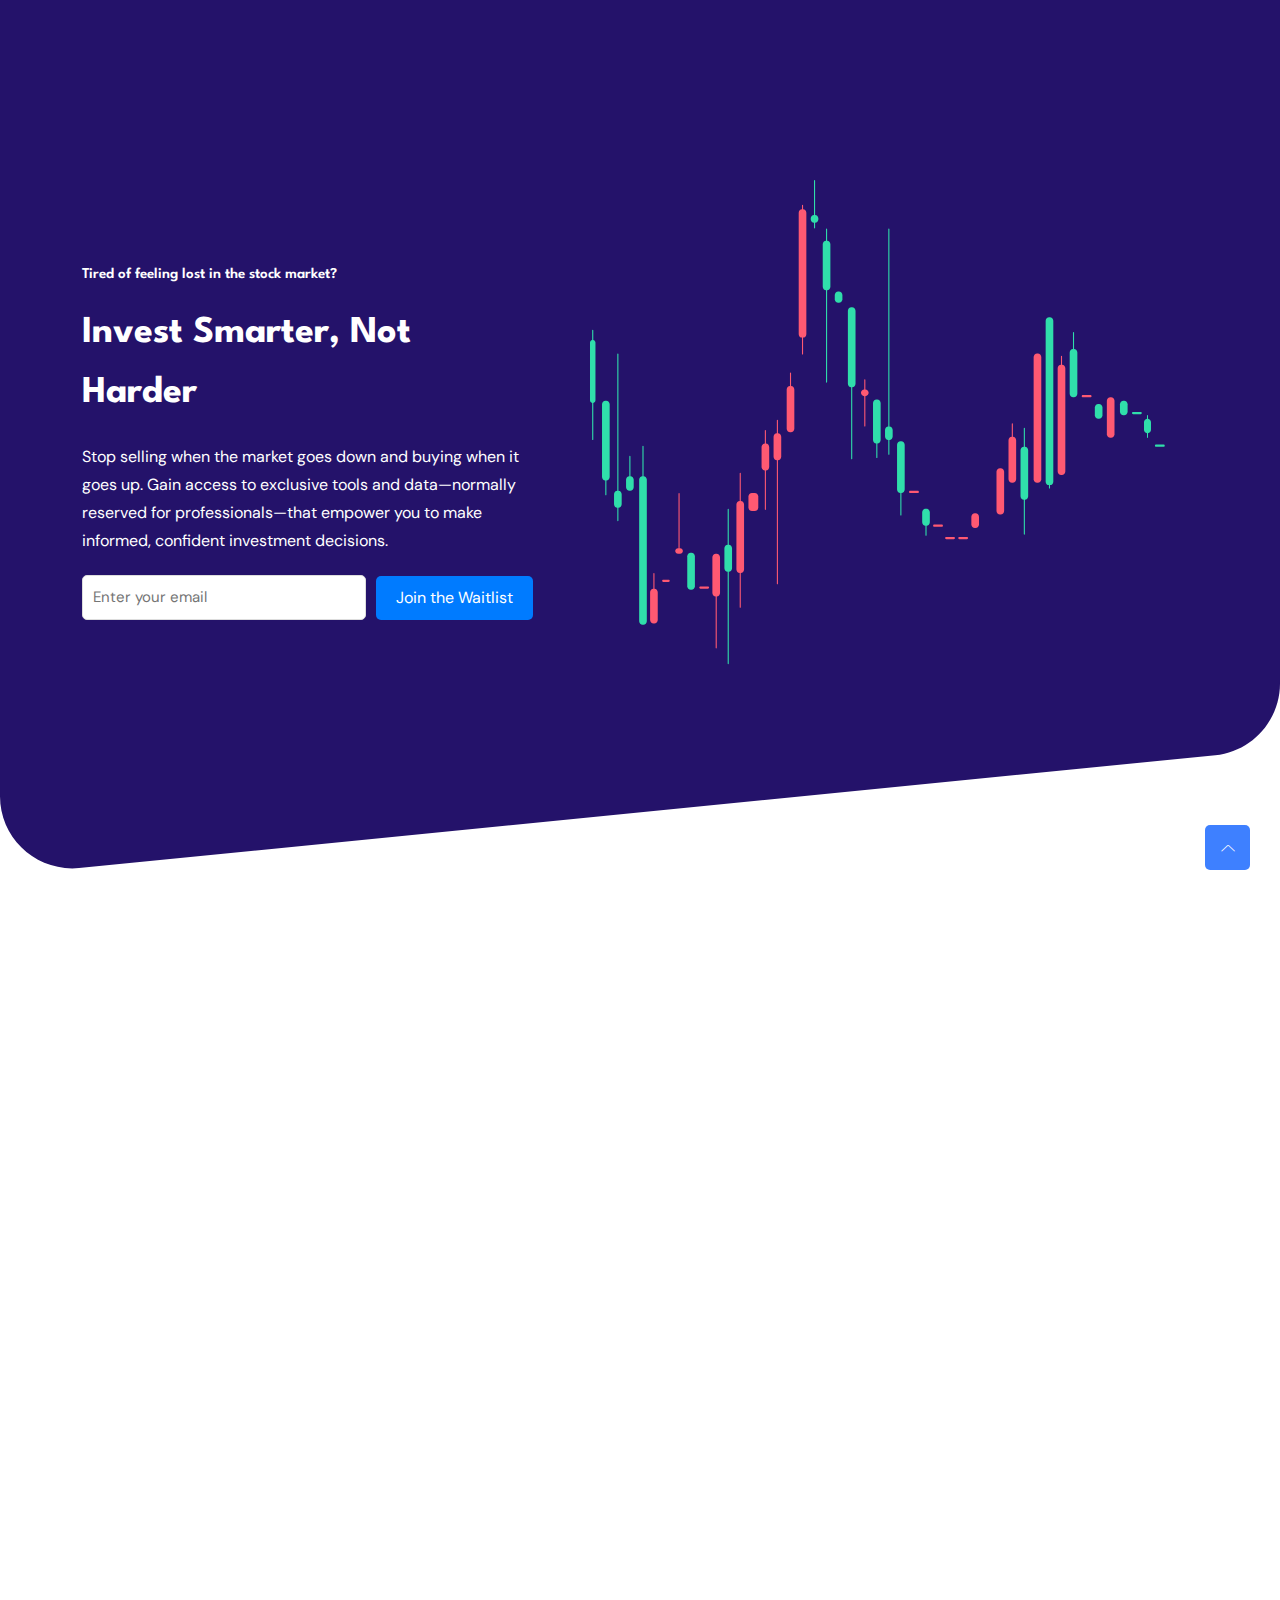
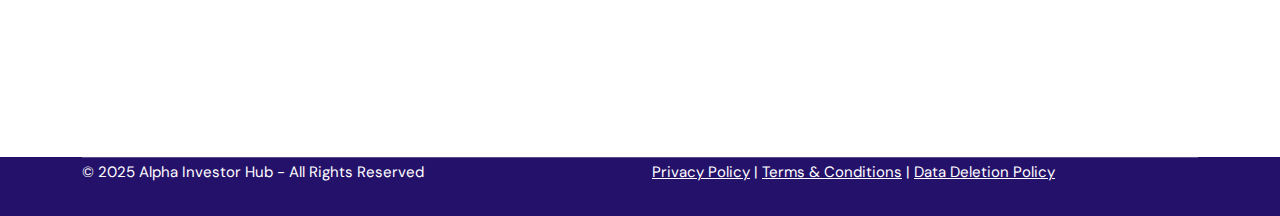
<file: index.html>
<!DOCTYPE html>
<html class="no-js" lang="zxx">
  <head>
    <meta charset="utf-8" />
    <meta http-equiv="x-ua-compatible" content="ie=edge" />
    <title>Alpha Investor Hub - Invest Smarter, Not Harder.</title>
    <meta name="description" content="" />
    <meta name="viewport" content="width=device-width, initial-scale=1" />
    <link
      rel="shortcut icon"
      type="image/x-icon"
      href="assets/images/favicon.ico"
    />

    <!-- ========================= CSS here ========================= -->
    <link rel="stylesheet" href="assets/css/bootstrap.min.css" />
    <link rel="stylesheet" href="assets/css/LineIcons.3.0.css" />
    <link rel="stylesheet" href="assets/css/animate.css" />
    <link rel="stylesheet" href="assets/css/tiny-slider.css" />
    <link rel="stylesheet" href="assets/css/glightbox.min.css" />
    <link rel="stylesheet" href="assets/css/main.css" />
  </head>

  <body>
    <!--[if lte IE 9]>
      <p class="browserupgrade">
        You are using an <strong>outdated</strong> browser. Please
        <a href="https://browsehappy.com/">upgrade your browser</a> to improve
        your experience and security.
      </p>
    <![endif]-->

    <!-- Preloader -->
    <div class="preloader">
      <div class="preloader-inner">
        <div class="preloader-icon">
          <span></span>
          <span></span>
        </div>
      </div>
    </div>
    <!-- /End Preloader -->

    <!-- Start Hero Area -->
    <section class="hero-area">
      <img class="hero-shape" src="assets/images/hero/hero-shape.svg" alt="#" />
      <div class="container">
        <div class="row align-items-center">
          <div class="col-lg-5 col-md-12 col-12">
            <div class="hero-content">
              <h4 class="wow fadeInUp" data-wow-delay=".2s">
                Tired of feeling lost in the stock market?
              </h4>
              <h1 class="wow fadeInUp" data-wow-delay=".4s">
                Invest Smarter, Not Harder
              </h1>
              <p class="wow fadeInUp" data-wow-delay=".6s">
                Stop selling when the market goes down and buying when it goes
                up. Gain access to exclusive tools and data—normally reserved
                for professionals—that empower you to make informed, confident
                investment decisions.
              </p>
              <form
                action="https://formspree.io/f/xqaeklkn"
                method="POST"
                class="wow fadeInUp"
                data-wow-delay=".8s"
                style="
                  padding-top: 20px;
                  display: flex; /* Use flexbox for alignment */
                  align-items: center; /* Vertically align items */
                "
              >
                <input
                  type="email"
                  name="email"
                  placeholder="Enter your email"
                  required
                  style="
                    padding: 10px;
                    width: 70%;
                    border: 1px solid #ddd;
                    border-radius: 5px;
                    margin-right: 10px;
                  "
                />
                <button
                  type="submit"
                  class="btn"
                  style="
                    padding: 10px 20px;
                    background-color: #007bff;
                    color: white;
                    border: none;
                    border-radius: 5px;
                    cursor: pointer;
                    flex-shrink: 0; /* Prevents button from shrinking */
                  "
                >
                  Join the Waitlist
                </button>
              </form>
            </div>
          </div>

          <div class="col-lg-7 col-12">
            <div class="hero-image">
              <img
                style="margin-bottom: 40px"
                class="main-image"
                src="assets/images/hero/619e6429c31d0f516ff5cfd8_Hero-Graph.svg"
                alt="#"
              />
            </div>
          </div>
        </div>
      </div>
    </section>
    <!-- End Hero Area -->

    <!-- Start Feature Area -->
    <div class="feature section">
      <div class="container">
        <div class="row">
          <div class="col-12">
            <div class="section-title">
              <h3 class="wow zoomIn" data-wow-delay=".2s">Invest Like a Pro</h3>
              <h2 class="wow fadeInUp" data-wow-delay=".4s">
                From Retail Investors, For Retail Investors
              </h2>
              <p class="wow fadeInUp" data-wow-delay=".6s">
                Most retail investors fail because they lack access to the right
                tools, data, and insights. Our platform solves this by offering
                AI-driven analysis, real-time stock data, buy alerts, and a
                supportive community—everything you need to make confident,
                informed decisions and achieve financial independence.
              </p>
            </div>
          </div>
        </div>
        <div class="row">
          <!-- Feature 1: AI Investment Analyst -->
          <div
            class="col-lg-4 col-md-6 col-12 wow fadeInUp"
            data-wow-delay=".2s"
          >
            <div class="feature-box">
              <h4 class="text-title">Your Personal 24/7 Investment Analyst</h4>
              <p>
                Turn complex financial data into actionable insights with the
                power of AI. Ask questions, get clear answers, and turn numbers
                into decisions.
              </p>
            </div>
          </div>

          <!-- Feature 2: Intrinsic Value Analysis -->
          <div
            class="col-lg-4 col-md-6 col-12 wow fadeInUp"
            data-wow-delay=".4s"
          >
            <div class="feature-box">
              <h4 class="text-title">Know What a Stock is Really Worth</h4>
              <p>
                Most investors chase trends. Be different. Use intrinsic value
                analysis to find underpriced opportunities and avoid overhyped
                traps.
              </p>
            </div>
          </div>

          <!-- Feature 3: Institutional Moves -->
          <div
            class="col-lg-4 col-md-6 col-12 wow fadeInUp"
            data-wow-delay=".6s"
          >
            <div class="feature-box">
              <h4 class="text-title">See What Institutions Are Buying</h4>
              <p>
                Stay ahead of the game by knowing what big players are doing.
                Track institutional buying, selling, and strategies to make
                informed decisions.
              </p>
            </div>
          </div>
        </div>
      </div>
    </div>
    <!-- End Features Area -->

    <!-- Start Footer Area -->
    <!-- Start Footer Area -->
<footer class="footer">
    <!-- Start Copyright Area -->
    <div class="copyright-area">
        <div class="container">
            <div class="inner-content">
                <div class="row">
                    <div class="col-lg-6 col-md-6 col-12">
                        <p class="copyright-text">
                            © 2025 Alpha Investor Hub - All Rights Reserved
                        </p>
                    </div>
                    <div class="col-lg-6 col-md-6 col-12">
                        <p class="footer-links">
                            <a href="privacy-policy.html">Privacy Policy</a> | 
                            <a href="terms-and-conditions.html">Terms & Conditions</a> | 
                            <a href="data-deletion-policy.html">Data Deletion Policy</a>
                        </p>
                    </div>
                </div>
            </div>
        </div>
    </div>
    <!-- End Copyright Area -->
</footer>
<!--/ End Footer Area -->


    <!-- ========================= scroll-top ========================= -->
    <a href="#" class="scroll-top">
      <i class="lni lni-chevron-up"></i>
    </a>

    <!-- ========================= JS here ========================= -->
    <script src="assets/js/bootstrap.min.js"></script>
    <script src="assets/js/wow.min.js"></script>
    <script src="assets/js/tiny-slider.js"></script>
    <script src="assets/js/glightbox.min.js"></script>
    <script src="assets/js/count-up.min.js"></script>
    <script src="assets/js/main.js"></script>
    <script>
      //========= Road Map
      tns({
        container: ".road-map-slider",
        items: 1,
        slideBy: "page",
        autoplay: false,
        mouseDrag: true,
        gutter: 0,
        nav: true,
        controls: false,
        responsive: {
          0: {
            items: 2,
          },
          540: {
            items: 3,
          },
          768: {
            items: 4,
          },
          992: {
            items: 4,
          },
          1170: {
            items: 6,
          },
        },
      });

      //========= testimonial
      tns({
        container: ".testimonial-slider",
        items: 3,
        slideBy: "page",
        autoplay: false,
        mouseDrag: true,
        gutter: 0,
        nav: true,
        controls: false,
        responsive: {
          0: {
            items: 1,
          },
          540: {
            items: 1,
          },
          768: {
            items: 2,
          },
          992: {
            items: 2,
          },
          1170: {
            items: 3,
          },
        },
      });

      //====== counter up
      var cu = new counterUp({
        start: 0,
        duration: 2000,
        intvalues: true,
        interval: 100,
        append: " ",
      });
      cu.start();

      //========= glightbox
      GLightbox({
        href: "",
        type: "video",
        source: "youtube", //vimeo, youtube or local
        width: 900,
        autoplayVideos: true,
      });
    </script>
  </body>
</html>
</file>
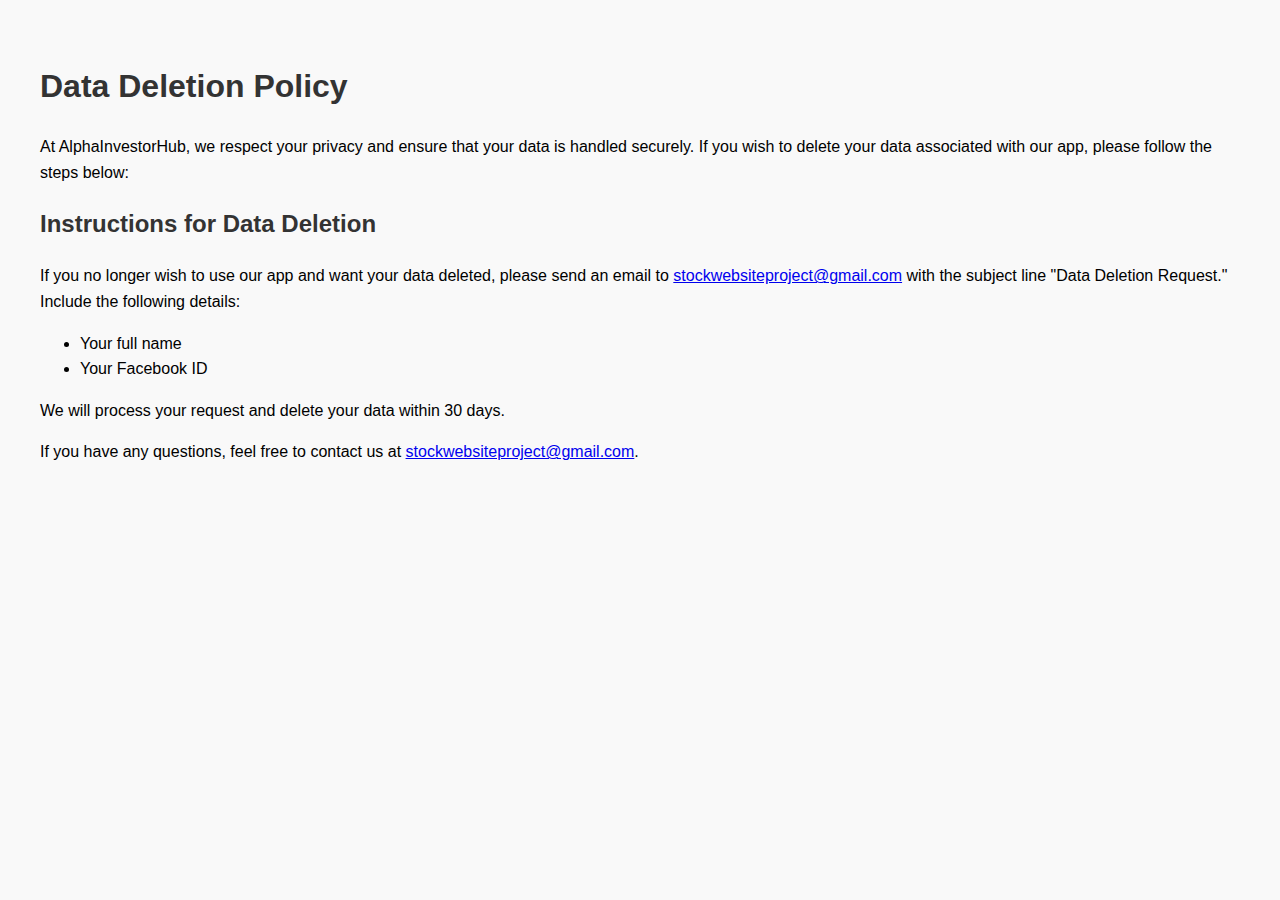
<file: data-deletion-policy.html>
<!DOCTYPE html>
<html lang="en">
  <head>
    <meta charset="UTF-8" />
    <meta name="viewport" content="width=device-width, initial-scale=1.0" />
    <title>Data Deletion Policy</title>
    <style>
      body {
        font-family: Arial, sans-serif;
        line-height: 1.6;
        margin: 20px;
        padding: 20px;
        background-color: #f9f9f9;
      }
      h1,
      h2 {
        color: #333;
      }
    </style>
  </head>
  <body>
    <h1>Data Deletion Policy</h1>
    <p>
      At AlphaInvestorHub, we respect your privacy and ensure that your data is
      handled securely. If you wish to delete your data associated with our app,
      please follow the steps below:
    </p>
    <h2>Instructions for Data Deletion</h2>
    <p>
      If you no longer wish to use our app and want your data deleted, please
      send an email to
      <a href="mailto:stockwebsiteproject@gmail.com"
        >stockwebsiteproject@gmail.com</a
      >
      with the subject line "Data Deletion Request." Include the following
      details:
    </p>
    <ul>
      <li>Your full name</li>
      <li>Your Facebook ID</li>
    </ul>
    <p>We will process your request and delete your data within 30 days.</p>
    <p>
      If you have any questions, feel free to contact us at
      <a href="mailto:stockwebsiteproject@gmail.com"
        >stockwebsiteproject@gmail.com</a
      >.
    </p>
  </body>
</html>
</file>
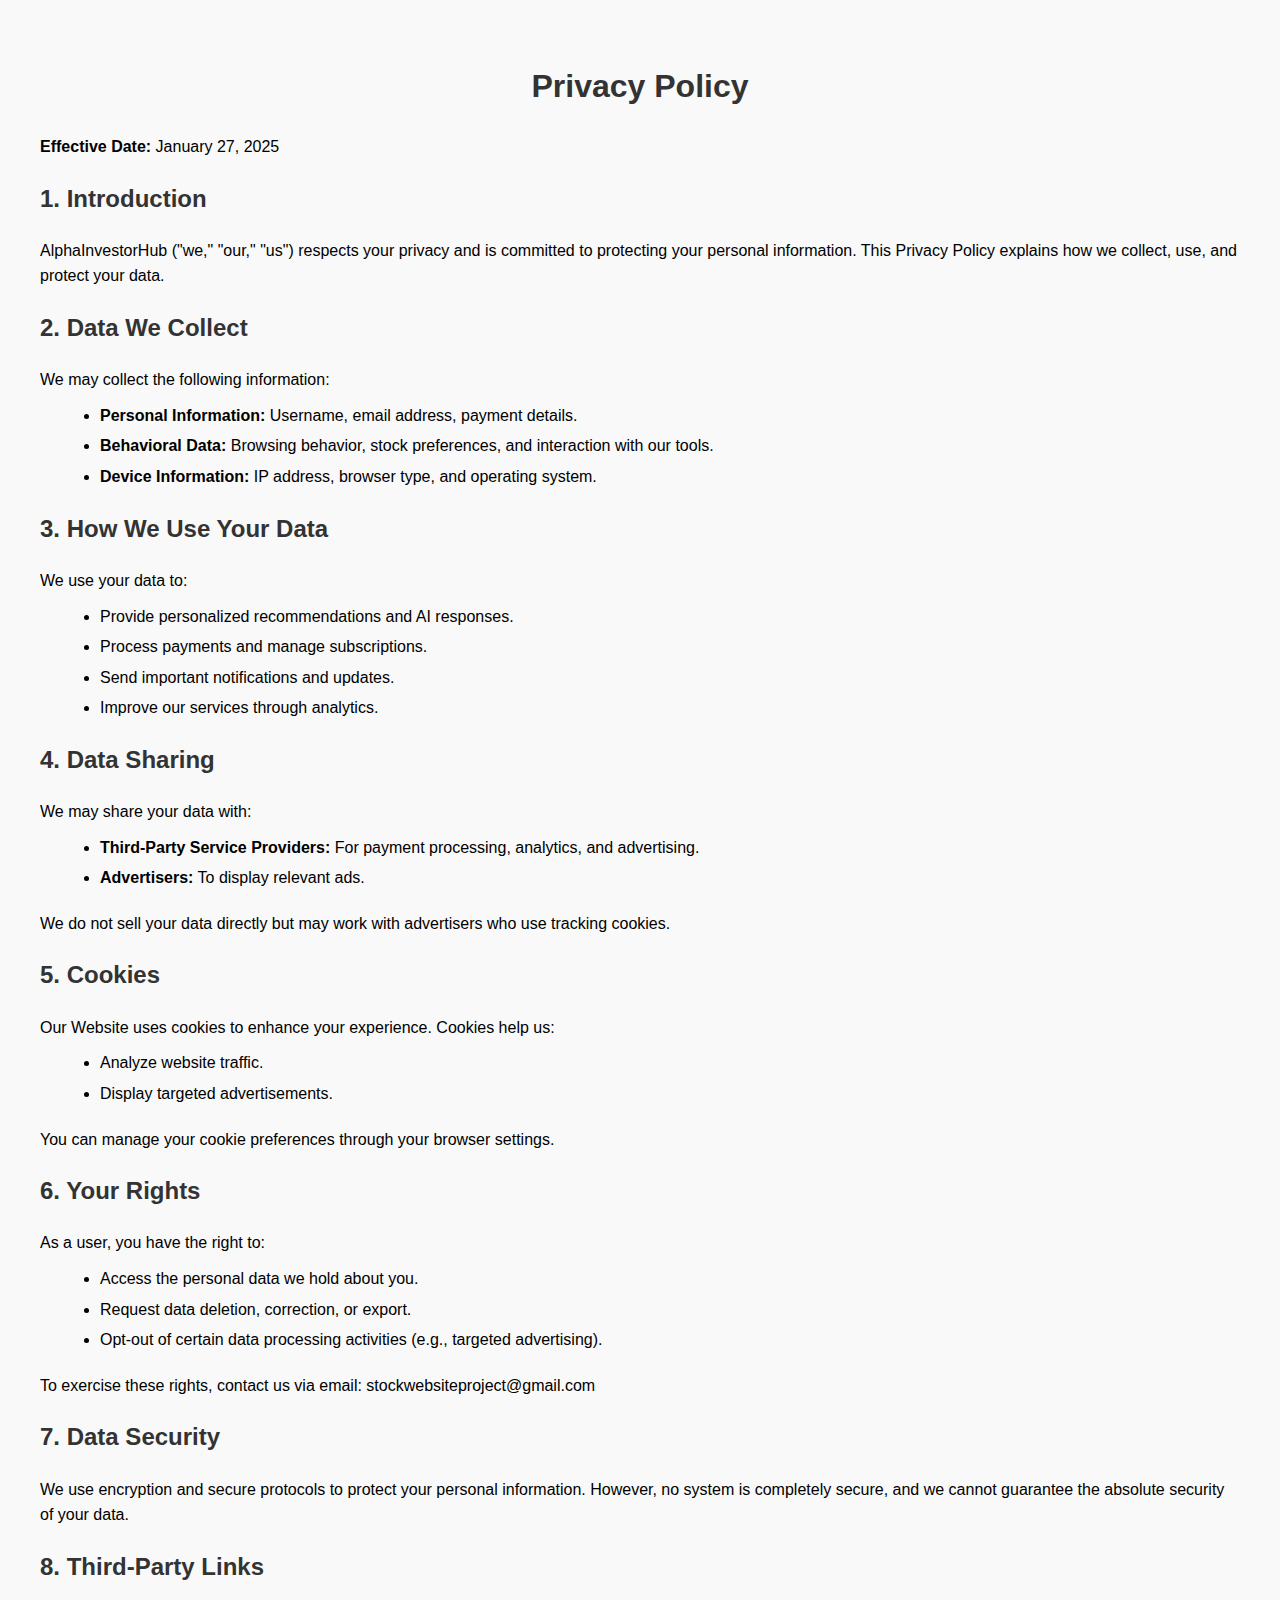
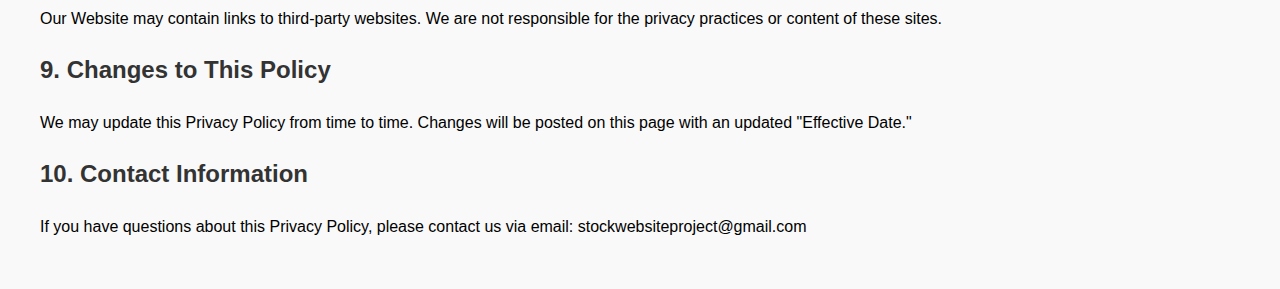
<file: privacy-policy.html>
<!DOCTYPE html>
<html lang="en">
  <head>
    <meta charset="UTF-8" />
    <meta name="viewport" content="width=device-width, initial-scale=1.0" />
    <title>Privacy Policy</title>
    <style>
      body {
        font-family: Arial, sans-serif;
        line-height: 1.6;
        margin: 20px;
        padding: 20px;
        background-color: #f9f9f9;
      }
      h1,
      h2 {
        color: #333;
      }
      h1 {
        text-align: center;
      }
      p {
        margin: 10px 0;
      }
      ul {
        margin: 10px 0 20px 20px;
      }
      li {
        margin: 5px 0;
      }
    </style>
  </head>
  <body>
    <h1>Privacy Policy</h1>
    <p><strong>Effective Date:</strong> January 27, 2025</p>

    <h2>1. Introduction</h2>
    <p>
      AlphaInvestorHub ("we," "our," "us") respects your privacy and is
      committed to protecting your personal information. This Privacy Policy
      explains how we collect, use, and protect your data.
    </p>

    <h2>2. Data We Collect</h2>
    <p>We may collect the following information:</p>
    <ul>
      <li>
        <strong>Personal Information:</strong> Username, email address, payment
        details.
      </li>
      <li>
        <strong>Behavioral Data:</strong> Browsing behavior, stock preferences,
        and interaction with our tools.
      </li>
      <li>
        <strong>Device Information:</strong> IP address, browser type, and
        operating system.
      </li>
    </ul>

    <h2>3. How We Use Your Data</h2>
    <p>We use your data to:</p>
    <ul>
      <li>Provide personalized recommendations and AI responses.</li>
      <li>Process payments and manage subscriptions.</li>
      <li>Send important notifications and updates.</li>
      <li>Improve our services through analytics.</li>
    </ul>

    <h2>4. Data Sharing</h2>
    <p>We may share your data with:</p>
    <ul>
      <li>
        <strong>Third-Party Service Providers:</strong> For payment processing,
        analytics, and advertising.
      </li>
      <li><strong>Advertisers:</strong> To display relevant ads.</li>
    </ul>
    <p>
      We do not sell your data directly but may work with advertisers who use
      tracking cookies.
    </p>

    <h2>5. Cookies</h2>
    <p>Our Website uses cookies to enhance your experience. Cookies help us:</p>
    <ul>
      <li>Analyze website traffic.</li>
      <li>Display targeted advertisements.</li>
    </ul>
    <p>You can manage your cookie preferences through your browser settings.</p>

    <h2>6. Your Rights</h2>
    <p>As a user, you have the right to:</p>
    <ul>
      <li>Access the personal data we hold about you.</li>
      <li>Request data deletion, correction, or export.</li>
      <li>
        Opt-out of certain data processing activities (e.g., targeted
        advertising).
      </li>
    </ul>
    <p>
      To exercise these rights, contact us via email:
      stockwebsiteproject@gmail.com
    </p>

    <h2>7. Data Security</h2>
    <p>
      We use encryption and secure protocols to protect your personal
      information. However, no system is completely secure, and we cannot
      guarantee the absolute security of your data.
    </p>

    <h2>8. Third-Party Links</h2>
    <p>
      Our Website may contain links to third-party websites. We are not
      responsible for the privacy practices or content of these sites.
    </p>

    <h2>9. Changes to This Policy</h2>
    <p>
      We may update this Privacy Policy from time to time. Changes will be
      posted on this page with an updated "Effective Date."
    </p>

    <h2>10. Contact Information</h2>
    <p>
      If you have questions about this Privacy Policy, please contact us via
      email: stockwebsiteproject@gmail.com
    </p>
  </body>
</html>
</file>
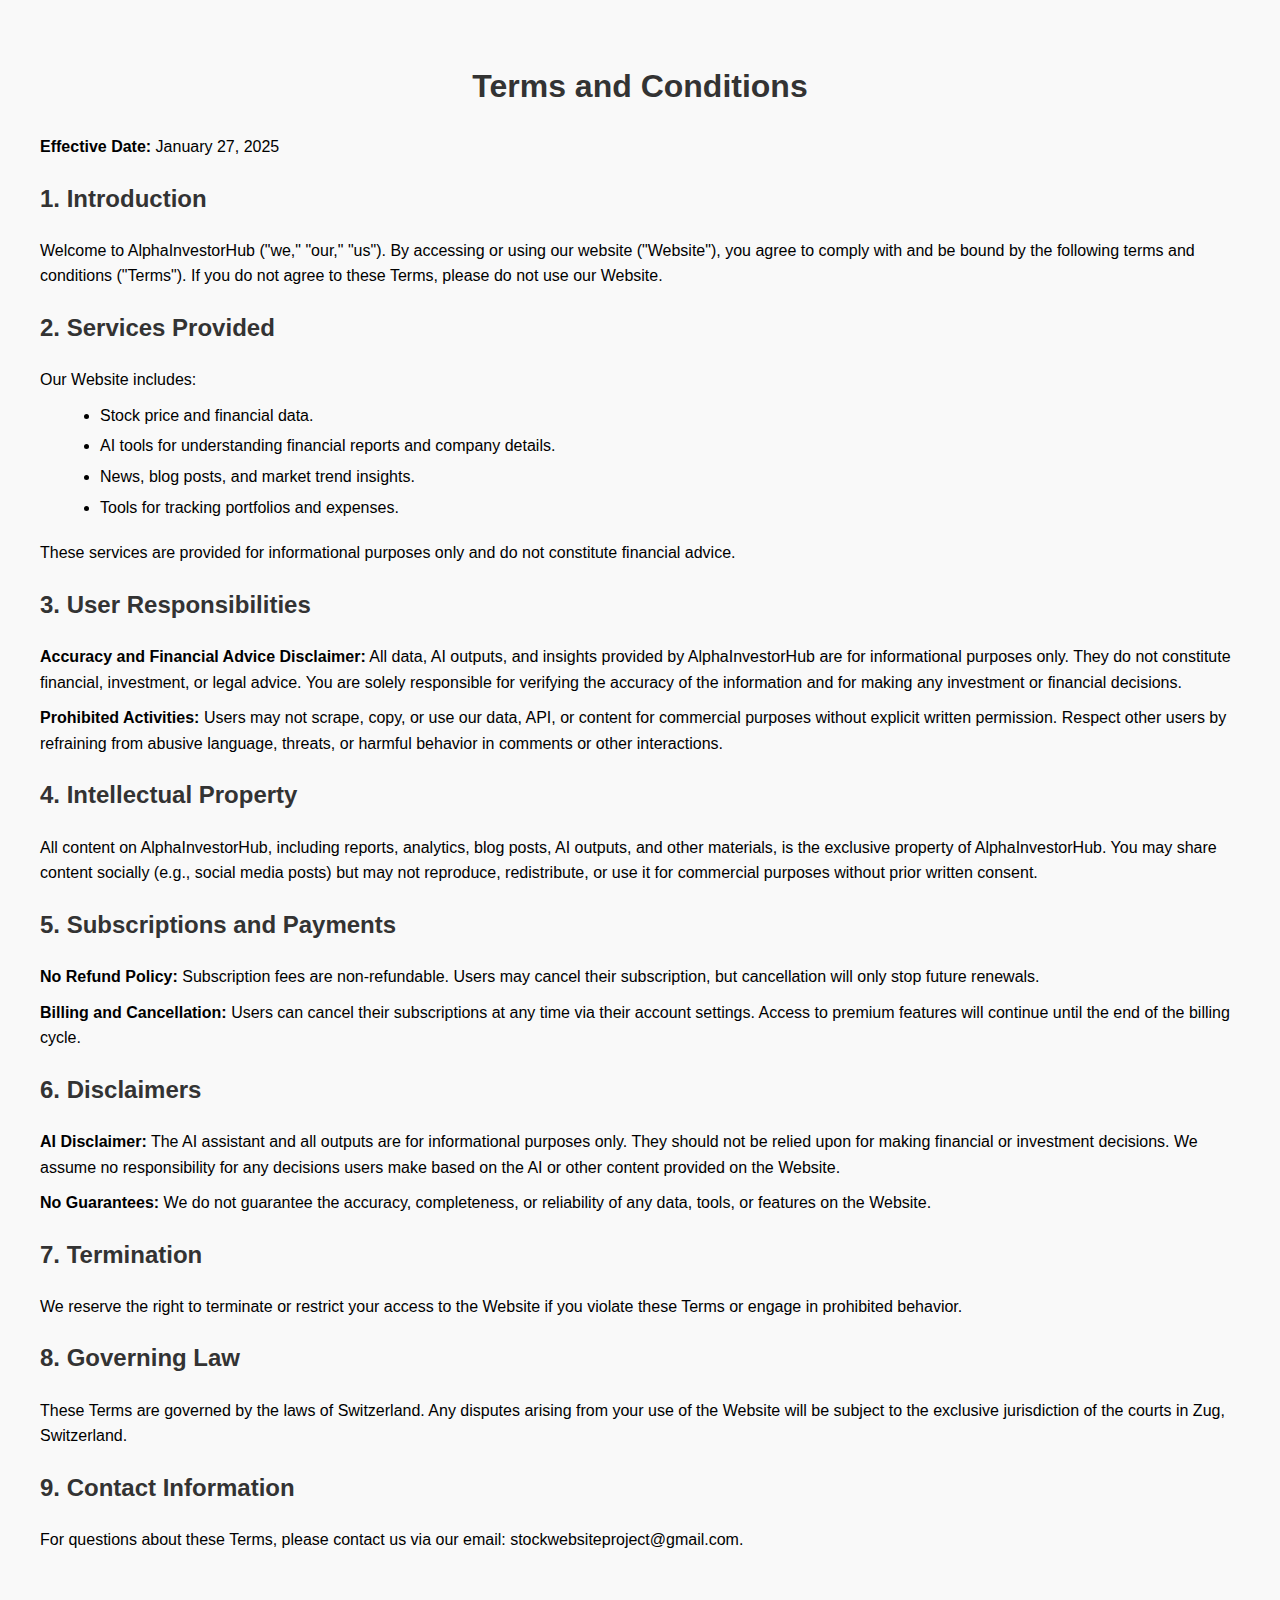
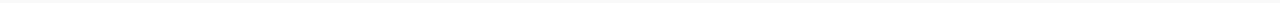
<file: terms-and-conditions.html>
<!DOCTYPE html>
<html lang="en">
  <head>
    <meta charset="UTF-8" />
    <meta name="viewport" content="width=device-width, initial-scale=1.0" />
    <title>Terms and Conditions</title>
    <style>
      body {
        font-family: Arial, sans-serif;
        line-height: 1.6;
        margin: 20px;
        padding: 20px;
        background-color: #f9f9f9;
      }
      h1,
      h2 {
        color: #333;
      }
      h1 {
        text-align: center;
      }
      p {
        margin: 10px 0;
      }
      ul {
        margin: 10px 0 20px 20px;
      }
      li {
        margin: 5px 0;
      }
      a {
        color: #0066cc;
        text-decoration: none;
      }
      a:hover {
        text-decoration: underline;
      }
    </style>
  </head>
  <body>
    <h1>Terms and Conditions</h1>
    <p><strong>Effective Date:</strong> January 27, 2025</p>

    <h2>1. Introduction</h2>
    <p>
      Welcome to AlphaInvestorHub ("we," "our," "us"). By accessing or using our
      website ("Website"), you agree to comply with and be bound by the
      following terms and conditions ("Terms"). If you do not agree to these
      Terms, please do not use our Website.
    </p>

    <h2>2. Services Provided</h2>
    <p>Our Website includes:</p>
    <ul>
      <li>Stock price and financial data.</li>
      <li>AI tools for understanding financial reports and company details.</li>
      <li>News, blog posts, and market trend insights.</li>
      <li>Tools for tracking portfolios and expenses.</li>
    </ul>
    <p>
      These services are provided for informational purposes only and do not
      constitute financial advice.
    </p>

    <h2>3. User Responsibilities</h2>
    <p>
      <strong>Accuracy and Financial Advice Disclaimer:</strong> All data, AI
      outputs, and insights provided by AlphaInvestorHub are for informational
      purposes only. They do not constitute financial, investment, or legal
      advice. You are solely responsible for verifying the accuracy of the
      information and for making any investment or financial decisions.
    </p>
    <p>
      <strong>Prohibited Activities:</strong> Users may not scrape, copy, or use
      our data, API, or content for commercial purposes without explicit written
      permission. Respect other users by refraining from abusive language,
      threats, or harmful behavior in comments or other interactions.
    </p>

    <h2>4. Intellectual Property</h2>
    <p>
      All content on AlphaInvestorHub, including reports, analytics, blog posts,
      AI outputs, and other materials, is the exclusive property of
      AlphaInvestorHub. You may share content socially (e.g., social media
      posts) but may not reproduce, redistribute, or use it for commercial
      purposes without prior written consent.
    </p>

    <h2>5. Subscriptions and Payments</h2>
    <p>
      <strong>No Refund Policy:</strong> Subscription fees are non-refundable.
      Users may cancel their subscription, but cancellation will only stop
      future renewals.
    </p>
    <p>
      <strong>Billing and Cancellation:</strong> Users can cancel their
      subscriptions at any time via their account settings. Access to premium
      features will continue until the end of the billing cycle.
    </p>

    <h2>6. Disclaimers</h2>
    <p>
      <strong>AI Disclaimer:</strong> The AI assistant and all outputs are for
      informational purposes only. They should not be relied upon for making
      financial or investment decisions. We assume no responsibility for any
      decisions users make based on the AI or other content provided on the
      Website.
    </p>
    <p>
      <strong>No Guarantees:</strong> We do not guarantee the accuracy,
      completeness, or reliability of any data, tools, or features on the
      Website.
    </p>

    <h2>7. Termination</h2>
    <p>
      We reserve the right to terminate or restrict your access to the Website
      if you violate these Terms or engage in prohibited behavior.
    </p>

    <h2>8. Governing Law</h2>
    <p>
      These Terms are governed by the laws of Switzerland. Any disputes arising
      from your use of the Website will be subject to the exclusive jurisdiction
      of the courts in Zug, Switzerland.
    </p>

    <h2>9. Contact Information</h2>
    <p>
      For questions about these Terms, please contact us via our email:
      stockwebsiteproject@gmail.com.
    </p>
  </body>
</html>
</file>
<file: assets/css/tiny-slider.css>
.tns-outer{padding:0!important}.tns-outer [hidden]{display:none!important}.tns-outer [aria-controls],.tns-outer [data-action]{cursor:pointer}.tns-slider{-webkit-transition:all 0s;-moz-transition:all 0s;transition:all 0s}.tns-slider>.tns-item{-webkit-box-sizing:border-box;-moz-box-sizing:border-box;box-sizing:border-box}.tns-horizontal.tns-subpixel{white-space:nowrap}.tns-horizontal.tns-subpixel>.tns-item{display:inline-block;vertical-align:top;white-space:normal}.tns-horizontal.tns-no-subpixel:after{content:'';display:table;clear:both}.tns-horizontal.tns-no-subpixel>.tns-item{float:left}.tns-horizontal.tns-carousel.tns-no-subpixel>.tns-item{margin-right:-100%}.tns-no-calc{position:relative;left:0}.tns-gallery{position:relative;left:0;min-height:1px}.tns-gallery>.tns-item{position:absolute;left:-100%;-webkit-transition:transform 0s,opacity 0s;-moz-transition:transform 0s,opacity 0s;transition:transform 0s,opacity 0s}.tns-gallery>.tns-slide-active{position:relative;left:auto!important}.tns-gallery>.tns-moving{-webkit-transition:all .25s;-moz-transition:all .25s;transition:all .25s}.tns-autowidth{display:inline-block}.tns-lazy-img{-webkit-transition:opacity .6s;-moz-transition:opacity .6s;transition:opacity .6s;opacity:.6}.tns-lazy-img.tns-complete{opacity:1}.tns-ah{-webkit-transition:height 0s;-moz-transition:height 0s;transition:height 0s}.tns-ovh{overflow:hidden}.tns-visually-hidden{position:absolute;left:-10000em}.tns-transparent{opacity:0;visibility:hidden}.tns-fadeIn{opacity:1;filter:alpha(opacity=100);z-index:0}.tns-normal,.tns-fadeOut{opacity:0;filter:alpha(opacity=0);z-index:-1}.tns-vpfix{white-space:nowrap}.tns-vpfix>div,.tns-vpfix>li{display:inline-block}.tns-t-subp2{margin:0 auto;width:310px;position:relative;height:10px;overflow:hidden}.tns-t-ct{width:2333.3333333%;width:-webkit-calc(100% * 70/3);width:-moz-calc(100% * 70/3);width:calc(100% * 70/3);position:absolute;right:0}.tns-t-ct:after{content:'';display:table;clear:both}.tns-t-ct>div{width:1.4285714%;width:-webkit-calc(100%/70);width:-moz-calc(100%/70);width:calc(100%/70);height:10px;float:left}
</file>
<file: assets/css/main.css>
/*======================================
    Variables
========================================*/
/*======================================
    Normalize CSS
========================================*/
@import url("https://fonts.googleapis.com/css2?family=Spartan:wght@100;200;300;400;500;600;700;800;900&display=swap");
@import url("https://fonts.googleapis.com/css2?family=DM+Sans:ital,wght@0,400;0,500;0,700;1,400;1,500;1,700&display=swap");
html {
  scroll-behavior: smooth;
}

body {
  font-family: "DM Sans", sans-serif;
  font-weight: normal;
  font-style: normal;
  color: #727272;
  overflow-x: hidden;
  font-size: 15px;
}

p {
  margin: 0;
  padding: 0;
  font-size: 16px;
  line-height: 28px;
}

* {
  margin: 0;
  padding: 0;
}

.navbar-toggler:focus,
a:focus,
input:focus,
textarea:focus,
button:focus,
.btn:focus,
.btn.focus,
.btn:not(:disabled):not(.disabled).active,
.btn:not(:disabled):not(.disabled):active {
  text-decoration: none;
  outline: none;
  outline: none !important;
  border-color: none !important;
  -webkit-box-shadow: none !important;
  box-shadow: none !important;
}

.form-check-input:checked {
  background-color: #3e80ff;
  border-color: #3e80ff;
}

select {
  -webkit-writing-mode: horizontal-tb !important;
  text-rendering: auto;
  color: #24126a;
  letter-spacing: normal;
  word-spacing: normal;
  text-transform: none;
  text-indent: 0px;
  text-shadow: none;
  display: inline-block;
  text-align: start;
  -webkit-appearance: menulist;
  -moz-appearance: menulist;
  appearance: menulist;
  -webkit-box-sizing: border-box;
  box-sizing: border-box;
  -webkit-box-align: center;
  -ms-flex-align: center;
  align-items: center;
  white-space: pre;
  -webkit-rtl-ordering: logical;
  background-color: -internal-light-dark(white, #3b3b3b);
  cursor: default;
  margin: 0em;
  font: 400 14px;
  border-radius: 0px;
  border-width: 1px;
  border-style: solid;
  border-color: -internal-light-dark(#767676, #858585);
  -o-border-image: initial;
  border-image: initial;
}

span,
a {
  display: inline-block;
  text-decoration: none;
  transition: all 0.4s ease;
  -webkit-transition: all 0.4s ease;
  -moz-transition: all 0.4s ease;
}

audio,
canvas,
iframe,
img,
svg,
video {
  vertical-align: middle;
}

img {
  max-width: 100%;
}

h1,
h2,
h3,
h4,
h5,
h6 {
  font-weight: 600;
  margin: 0px;
  color: #24126a;
  font-family: "Spartan", sans-serif;
}

h1 a,
h2 a,
h3 a,
h4 a,
h5 a,
h6 a {
  color: inherit;
}

h1 {
  font-size: 50px;
}

h2 {
  font-size: 40px;
}

h3 {
  font-size: 30px;
}

h4 {
  font-size: 25px;
}

h5 {
  font-size: 20px;
}

h6 {
  font-size: 16px;
}

ul,
ol {
  margin: 0px;
  padding: 0px;
  list-style-type: none;
}

.mt-5 {
  margin-top: 5px;
}

.mt-10 {
  margin-top: 10px;
}

.mt-15 {
  margin-top: 15px;
}

.mt-20 {
  margin-top: 20px;
}

.mt-25 {
  margin-top: 25px;
}

.mt-30 {
  margin-top: 30px;
}

.mt-35 {
  margin-top: 35px;
}

.mt-40 {
  margin-top: 40px;
}

.mt-45 {
  margin-top: 45px;
}

.mt-50 {
  margin-top: 50px;
}

.mt-55 {
  margin-top: 55px;
}

.mt-60 {
  margin-top: 60px;
}

.mt-65 {
  margin-top: 65px;
}

.mt-70 {
  margin-top: 70px;
}

.mt-75 {
  margin-top: 75px;
}

.mt-80 {
  margin-top: 80px;
}

.mt-85 {
  margin-top: 85px;
}

.mt-90 {
  margin-top: 90px;
}

.mt-95 {
  margin-top: 95px;
}

.mt-100 {
  margin-top: 100px;
}

.mt-105 {
  margin-top: 105px;
}

.mt-110 {
  margin-top: 110px;
}

.mt-115 {
  margin-top: 115px;
}

.mt-120 {
  margin-top: 120px;
}

.mt-125 {
  margin-top: 125px;
}

.mt-130 {
  margin-top: 130px;
}

.mt-135 {
  margin-top: 135px;
}

.mt-140 {
  margin-top: 140px;
}

.mt-145 {
  margin-top: 145px;
}

.mt-150 {
  margin-top: 150px;
}

.mt-155 {
  margin-top: 155px;
}

.mt-160 {
  margin-top: 160px;
}

.mt-165 {
  margin-top: 165px;
}

.mt-170 {
  margin-top: 170px;
}

.mt-175 {
  margin-top: 175px;
}

.mt-180 {
  margin-top: 180px;
}

.mt-185 {
  margin-top: 185px;
}

.mt-190 {
  margin-top: 190px;
}

.mt-195 {
  margin-top: 195px;
}

.mt-200 {
  margin-top: 200px;
}

.mt-205 {
  margin-top: 205px;
}

.mt-210 {
  margin-top: 210px;
}

.mt-215 {
  margin-top: 215px;
}

.mt-220 {
  margin-top: 220px;
}

.mt-225 {
  margin-top: 225px;
}

.mb-5 {
  margin-bottom: 5px;
}

.mb-10 {
  margin-bottom: 10px;
}

.mb-15 {
  margin-bottom: 15px;
}

.mb-20 {
  margin-bottom: 20px;
}

.mb-25 {
  margin-bottom: 25px;
}

.mb-30 {
  margin-bottom: 30px;
}

.mb-35 {
  margin-bottom: 35px;
}

.mb-40 {
  margin-bottom: 40px;
}

.mb-45 {
  margin-bottom: 45px;
}

.mb-50 {
  margin-bottom: 50px;
}

.mb-55 {
  margin-bottom: 55px;
}

.mb-60 {
  margin-bottom: 60px;
}

.mb-65 {
  margin-bottom: 65px;
}

.mb-70 {
  margin-bottom: 70px;
}

.mb-75 {
  margin-bottom: 75px;
}

.mb-80 {
  margin-bottom: 80px;
}

.mb-85 {
  margin-bottom: 85px;
}

.mb-90 {
  margin-bottom: 90px;
}

.mb-95 {
  margin-bottom: 95px;
}

.mb-100 {
  margin-bottom: 100px;
}

.mb-105 {
  margin-bottom: 105px;
}

.mb-110 {
  margin-bottom: 110px;
}

.mb-115 {
  margin-bottom: 115px;
}

.mb-120 {
  margin-bottom: 120px;
}

.mb-125 {
  margin-bottom: 125px;
}

.mb-130 {
  margin-bottom: 130px;
}

.mb-135 {
  margin-bottom: 135px;
}

.mb-140 {
  margin-bottom: 140px;
}

.mb-145 {
  margin-bottom: 145px;
}

.mb-150 {
  margin-bottom: 150px;
}

.mb-155 {
  margin-bottom: 155px;
}

.mb-160 {
  margin-bottom: 160px;
}

.mb-165 {
  margin-bottom: 165px;
}

.mb-170 {
  margin-bottom: 170px;
}

.mb-175 {
  margin-bottom: 175px;
}

.mb-180 {
  margin-bottom: 180px;
}

.mb-185 {
  margin-bottom: 185px;
}

.mb-190 {
  margin-bottom: 190px;
}

.mb-195 {
  margin-bottom: 195px;
}

.mb-200 {
  margin-bottom: 200px;
}

.mb-205 {
  margin-bottom: 205px;
}

.mb-210 {
  margin-bottom: 210px;
}

.mb-215 {
  margin-bottom: 215px;
}

.mb-220 {
  margin-bottom: 220px;
}

.mb-225 {
  margin-bottom: 225px;
}

.pt-5 {
  padding-top: 5px;
}

.pt-10 {
  padding-top: 10px;
}

.pt-15 {
  padding-top: 15px;
}

.pt-20 {
  padding-top: 20px;
}

.pt-25 {
  padding-top: 25px;
}

.pt-30 {
  padding-top: 30px;
}

.pt-35 {
  padding-top: 35px;
}

.pt-40 {
  padding-top: 40px;
}

.pt-45 {
  padding-top: 45px;
}

.pt-50 {
  padding-top: 50px;
}

.pt-55 {
  padding-top: 55px;
}

.pt-60 {
  padding-top: 60px;
}

.pt-65 {
  padding-top: 65px;
}

.pt-70 {
  padding-top: 70px;
}

.pt-75 {
  padding-top: 75px;
}

.pt-80 {
  padding-top: 80px;
}

.pt-85 {
  padding-top: 85px;
}

.pt-90 {
  padding-top: 90px;
}

.pt-95 {
  padding-top: 95px;
}

.pt-100 {
  padding-top: 100px;
}

.pt-105 {
  padding-top: 105px;
}

.pt-110 {
  padding-top: 110px;
}

.pt-115 {
  padding-top: 115px;
}

.pt-120 {
  padding-top: 120px;
}

.pt-125 {
  padding-top: 125px;
}

.pt-130 {
  padding-top: 130px;
}

.pt-135 {
  padding-top: 135px;
}

.pt-140 {
  padding-top: 140px;
}

.pt-145 {
  padding-top: 145px;
}

.pt-150 {
  padding-top: 150px;
}

.pt-155 {
  padding-top: 155px;
}

.pt-160 {
  padding-top: 160px;
}

.pt-165 {
  padding-top: 165px;
}

.pt-170 {
  padding-top: 170px;
}

.pt-175 {
  padding-top: 175px;
}

.pt-180 {
  padding-top: 180px;
}

.pt-185 {
  padding-top: 185px;
}

.pt-190 {
  padding-top: 190px;
}

.pt-195 {
  padding-top: 195px;
}

.pt-200 {
  padding-top: 200px;
}

.pt-205 {
  padding-top: 205px;
}

.pt-210 {
  padding-top: 210px;
}

.pt-215 {
  padding-top: 215px;
}

.pt-220 {
  padding-top: 220px;
}

.pt-225 {
  padding-top: 225px;
}

.pb-5 {
  padding-bottom: 5px;
}

.pb-10 {
  padding-bottom: 10px;
}

.pb-15 {
  padding-bottom: 15px;
}

.pb-20 {
  padding-bottom: 20px;
}

.pb-25 {
  padding-bottom: 25px;
}

.pb-30 {
  padding-bottom: 30px;
}

.pb-35 {
  padding-bottom: 35px;
}

.pb-40 {
  padding-bottom: 40px;
}

.pb-45 {
  padding-bottom: 45px;
}

.pb-50 {
  padding-bottom: 50px;
}

.pb-55 {
  padding-bottom: 55px;
}

.pb-60 {
  padding-bottom: 60px;
}

.pb-65 {
  padding-bottom: 65px;
}

.pb-70 {
  padding-bottom: 70px;
}

.pb-75 {
  padding-bottom: 75px;
}

.pb-80 {
  padding-bottom: 80px;
}

.pb-85 {
  padding-bottom: 85px;
}

.pb-90 {
  padding-bottom: 90px;
}

.pb-95 {
  padding-bottom: 95px;
}

.pb-100 {
  padding-bottom: 100px;
}

.pb-105 {
  padding-bottom: 105px;
}

.pb-110 {
  padding-bottom: 110px;
}

.pb-115 {
  padding-bottom: 115px;
}

.pb-120 {
  padding-bottom: 120px;
}

.pb-125 {
  padding-bottom: 125px;
}

.pb-130 {
  padding-bottom: 130px;
}

.pb-135 {
  padding-bottom: 135px;
}

.pb-140 {
  padding-bottom: 140px;
}

.pb-145 {
  padding-bottom: 145px;
}

.pb-150 {
  padding-bottom: 150px;
}

.pb-155 {
  padding-bottom: 155px;
}

.pb-160 {
  padding-bottom: 160px;
}

.pb-165 {
  padding-bottom: 165px;
}

.pb-170 {
  padding-bottom: 170px;
}

.pb-175 {
  padding-bottom: 175px;
}

.pb-180 {
  padding-bottom: 180px;
}

.pb-185 {
  padding-bottom: 185px;
}

.pb-190 {
  padding-bottom: 190px;
}

.pb-195 {
  padding-bottom: 195px;
}

.pb-200 {
  padding-bottom: 200px;
}

.pb-205 {
  padding-bottom: 205px;
}

.pb-210 {
  padding-bottom: 210px;
}

.pb-215 {
  padding-bottom: 215px;
}

.pb-220 {
  padding-bottom: 220px;
}

.pb-225 {
  padding-bottom: 225px;
}

.img-bg {
  background-position: center center;
  background-size: cover;
  background-repeat: no-repeat;
  width: 100%;
  height: 100%;
}

@media only screen and (min-width: 480px) and (max-width: 767px) {
  .container {
    width: 450px;
  }
}

/*======================================
    Call To Action CSS
========================================*/
.call-action {
  background-color: #f4f7fa;
}

.call-action .inner-content {
  position: relative;
  padding: 80px 0;
  border-radius: 10px;
  z-index: 0;
  overflow: hidden;
}

@media only screen and (min-width: 768px) and (max-width: 991px) {
  .call-action .inner-content {
    padding: 50px 0;
  }
}

@media (max-width: 767px) {
  .call-action .inner-content {
    padding: 50px 0;
    text-align: center;
  }
}

.call-action .inner-content .bg-shape {
  position: absolute;
  right: 0;
  bottom: 0;
  z-index: -1;
}

.call-action .text h2 {
  font-size: 28px;
  font-weight: 700;
  line-height: 42px;
  color: #081828;
}

.call-action .text h2 span {
  color: #7e57ff;
}

@media only screen and (min-width: 768px) and (max-width: 991px) {
  .call-action .text h2 {
    font-size: 25px;
    line-height: 38px;
  }
}

@media (max-width: 767px) {
  .call-action .text h2 {
    font-size: 22px;
    line-height: 32px;
  }
}

.call-action .text h2 span {
  display: block;
  color: #3e80ff;
}

.call-action .button {
  float: right;
}

@media (max-width: 767px) {
  .call-action .button {
    float: none;
    margin-top: 30px;
  }
}
/* Bread Crumbs */
.breadcrumbs {
  position: relative;
  padding-top: 160px;
  padding-bottom: 120px;
  z-index: 2;
  text-align: left;
  background-color: #24126a;
  background-image: url("../images/bread-bg/banner-bg.svg");
  background-size: cover;
  background-position: right;
  background-repeat: no-repeat;
  -webkit-box-shadow: 0px 7px 30px rgba(0, 0, 0, 0.075);
  box-shadow: 0px 7px 30px rgba(0, 0, 0, 0.075);
}

.breadcrumbs::before {
  position: absolute;
  content: "";
  left: 0;
  top: 0;
  height: 100%;
  width: 100%;
  background-color: #24126a;
  opacity: 0.7;
}

@media only screen and (min-width: 768px) and (max-width: 991px) {
  .breadcrumbs {
    padding-top: 110px;
    padding-bottom: 60px;
  }
}

@media (max-width: 767px) {
  .breadcrumbs {
    padding-top: 100px;
    padding-bottom: 50px;
  }
}

.breadcrumbs .breadcrumbs-content {
  position: relative;
  text-align: center;
}

.breadcrumbs .breadcrumbs-content .page-title {
  font-size: 26px;
  color: #fff;
  font-weight: 700;
  position: relative;
  line-height: 28px;
  text-transform: capitalize;
}

@media only screen and (min-width: 768px) and (max-width: 991px) {
  .breadcrumbs .breadcrumbs-content .page-title {
    font-size: 24px;
    line-height: 28px;
  }
}

@media (max-width: 767px) {
  .breadcrumbs .breadcrumbs-content .page-title {
    font-size: 22px;
    text-align: center;
    line-height: 26px;
  }
}

.breadcrumbs .breadcrumbs-content .breadcrumb-nav {
  background: transparent;
  border-radius: 0;
  margin-bottom: 0;
  padding: 0;
  display: inline-block;
  margin-top: 10px;
}

.breadcrumbs .breadcrumb-nav {
  text-align: right;
}

@media (max-width: 767px) {
  .breadcrumbs .breadcrumb-nav {
    text-align: center;
    margin-top: 15px;
  }
}

.breadcrumbs .breadcrumb-nav li {
  display: inline-block;
  position: relative;
  padding-right: 14px;
  margin-right: 14px;
  text-transform: capitalize;
  color: #fff;
}

.breadcrumbs .breadcrumb-nav li:after {
  content: "\ea62";
  font-family: lineIcons;
  font-size: 11px;
  position: absolute;
  top: 3px;
  right: -7px;
}

.breadcrumbs .breadcrumb-nav li:last-child {
  margin: 0;
  padding: 0;
}

.breadcrumbs .breadcrumb-nav li:last-child::after {
  display: none;
}

.breadcrumbs .breadcrumb-nav li,
.breadcrumbs .breadcrumb-nav li a {
  color: #fff;
  font-size: 14px;
  font-weight: 500;
}

.breadcrumbs .breadcrumb-nav li i,
.breadcrumbs .breadcrumb-nav li a i {
  font-size: 13px;
  display: inline-block;
  margin-right: 3px;
  position: relative;
  top: -1px;
}

.breadcrumbs .breadcrumb-nav li a {
  position: relative;
}

.breadcrumbs .breadcrumb-nav li a:hover {
  color: #e4e4e4;
}

.section {
  padding-top: 110px;
  padding-bottom: 110px;
  position: relative;
}

@media only screen and (min-width: 768px) and (max-width: 991px) {
  .section {
    padding-top: 70px;
    padding-bottom: 70px;
  }
}

@media (max-width: 767px) {
  .section {
    padding-top: 60px;
    padding-bottom: 60px;
  }
}

/* Section Title */
.section-title {
  text-align: center;
  margin-bottom: 80px;
  padding: 0 300px;
  position: relative;
  z-index: 5;
}

.section-title h3 {
  font-size: 15px;
  font-weight: 600;
  display: inline-block;
  margin-bottom: 20px;
  color: #3e80ff;
  text-transform: capitalize;
}

.section-title h2 {
  font-size: 34px;
  margin-bottom: 20px;
  line-height: 42px;
  text-transform: capitalize;
  position: relative;
  font-weight: 700;
}

.section-title p {
  font-size: 16px;
  line-height: 28px;
}

@media only screen and (min-width: 992px) and (max-width: 1199px) {
  .section-title {
    padding: 0px 200px;
    margin-bottom: 70px;
  }
}

@media only screen and (min-width: 768px) and (max-width: 991px) {
  .section-title {
    padding: 0px 20px;
    margin-bottom: 50px;
  }
  .section-title h3 {
    font-size: 14px;
    font-weight: 600;
    margin-bottom: 12px;
  }
  .section-title h2 {
    font-size: 24px;
    line-height: 32px;
    margin-bottom: 20px;
  }
  .section-title p {
    font-size: 15px;
  }
}

@media (max-width: 767px) {
  .section-title {
    padding: 0px 10px;
    margin-bottom: 40px;
  }
  .section-title h3 {
    font-size: 14px;
    font-weight: 600;
    margin-bottom: 12px;
  }
  .section-title h2 {
    font-size: 24px;
    line-height: 30px;
    margin-bottom: 18px;
  }
  .section-title p {
    font-size: 15px;
  }
}

.section-title.align-right {
  padding: 0;
  padding-left: 600px;
}

.section-title.align-right h2:before {
  display: none;
}

.section-title.align-right h2:after {
  position: absolute;
  right: 0;
  bottom: -1px;
  height: 2px;
  width: 50px;
  background: #3e80ff;
  content: "";
}

.section-title.align-left {
  padding: 0;
  padding-right: 600px;
}

.section-title.align-left h2:before {
  left: 0;
  margin-left: 0;
}

/* One Click Scrool Top Button*/
.scroll-top {
  width: 45px;
  height: 45px;
  line-height: 45px;
  background: #3e80ff;
  display: -webkit-box;
  display: -ms-flexbox;
  display: flex;
  -webkit-box-pack: center;
  -ms-flex-pack: center;
  justify-content: center;
  -webkit-box-align: center;
  -ms-flex-align: center;
  align-items: center;
  font-size: 14px;
  color: #fff !important;
  position: fixed;
  bottom: 30px;
  right: 30px;
  z-index: 9;
  cursor: pointer;
  -webkit-transition: all 0.3s ease-out 0s;
  transition: all 0.3s ease-out 0s;
  border-radius: 5px;
}

.scroll-top:hover {
  -webkit-box-shadow: 0 1rem 3rem rgba(35, 38, 45, 0.15) !important;
  box-shadow: 0 1rem 3rem rgba(35, 38, 45, 0.15) !important;
  -webkit-transform: translate3d(0, -5px, 0);
  transform: translate3d(0, -5px, 0);
  background-color: #3e80ff;
}

/* Overlay */
.overlay {
  position: relative;
  z-index: 1;
}

.overlay::before {
  position: absolute;
  top: 0;
  left: 0;
  width: 100%;
  height: 100%;
  opacity: 0.4;
  background: #24126a;
  content: "";
  -webkit-transition: all 0.4s ease;
  transition: all 0.4s ease;
  z-index: -1;
}

/* Pagination CSS */
.pagination {
  text-align: left;
  margin: 60px 0 0 0;
  display: block;
}

@media only screen and (min-width: 768px) and (max-width: 991px) {
  .pagination {
    margin-top: 50px;
  }
}

@media (max-width: 767px) {
  .pagination {
    margin-top: 40px;
  }
}

.pagination.center {
  text-align: center;
}

.pagination.right {
  text-align: right;
}

.pagination.left {
  text-align: left;
}

.pagination .pagination-list {
  display: inline-block;
  overflow: hidden;
}

.pagination .pagination-list li {
  margin-right: 5px;
  display: inline-block;
  margin-top: 10px;
}

.pagination .pagination-list li:last-child {
  margin-right: 0px;
}

.pagination .pagination-list li a {
  background: #fff;
  color: #081828;
  font-weight: 500;
  font-size: 15px;
  border-radius: 5px;
  padding: 8px 20px;
  text-align: center;
  border: 1px solid #eee;
}

.pagination .pagination-list li.active a,
.pagination .pagination-list li:hover a {
  background: #3e80ff;
  color: #fff;
  border-color: transparent;
}

.pagination .pagination-list li a i {
  font-size: 13px;
}

.blog-grids.pagination {
  margin-top: 50px;
  text-align: center;
}

.button .btn {
  display: inline-block;
  text-transform: capitalize;
  font-size: 15px;
  font-weight: 500;
  padding: 14px 30px;
  background-color: #3e80ff;
  color: #fff;
  border: none;
  -webkit-transition: all 0.4s ease;
  transition: all 0.4s ease;
  border-radius: 30px;
  position: relative;
  z-index: 1;
  margin-right: 7px;
  overflow: hidden;
}

@media only screen and (min-width: 768px) and (max-width: 991px) {
  .button .btn {
    padding: 14px 25px;
    font-size: 14px;
    font-weight: 500;
  }
}

@media (max-width: 767px) {
  .button .btn {
    padding: 14px 25px;
    font-size: 14px;
    font-weight: 500;
  }
}

.button .btn i {
  display: inline-block;
  margin-right: 5px;
}

.button .btn:last-child {
  margin: 0;
}

.button .btn:hover {
  color: #fff;
  background-color: #24126a;
}

.button {
  margin-left: 0 !important;
}

.button .btn-alt {
  background-color: #24126a !important;
  color: #fff !important;
}

@media only screen and (min-width: 768px) and (max-width: 991px) {
  .button .btn-alt {
    padding: 14px 25px;
    font-size: 14px;
    font-weight: 500;
  }
}

@media (max-width: 767px) {
  .button .btn-alt {
    padding: 14px 25px;
    font-size: 14px;
    font-weight: 500;
  }
}

.button .btn-alt:hover {
  background-color: #3e80ff !important;
  color: #fff !important;
}

.align-left {
  text-align: left;
}

.align-right {
  text-align: right;
}

.align-center {
  text-align: center;
}

/* Preloader */
.preloader {
  position: fixed;
  top: 0;
  left: 0;
  z-index: 999999999;
  width: 100%;
  height: 100%;
  background-color: #fff;
  overflow: hidden;
}

.preloader-inner {
  position: absolute;
  top: 50%;
  left: 50%;
  -webkit-transform: translate(-50%, -50%);
  transform: translate(-50%, -50%);
}

.preloader-icon {
  width: 100px;
  height: 100px;
  display: inline-block;
  padding: 0px;
}

.preloader-icon span {
  position: absolute;
  display: inline-block;
  width: 100px;
  height: 100px;
  border-radius: 100%;
  background: #3e80ff;
  -webkit-animation: preloader-fx 1.6s linear infinite;
  animation: preloader-fx 1.6s linear infinite;
}

.preloader-icon span:last-child {
  animation-delay: -0.8s;
  -webkit-animation-delay: -0.8s;
}

@keyframes preloader-fx {
  0% {
    -webkit-transform: scale(0, 0);
    transform: scale(0, 0);
    opacity: 0.5;
  }
  100% {
    -webkit-transform: scale(1, 1);
    transform: scale(1, 1);
    opacity: 0;
  }
}

@-webkit-keyframes preloader-fx {
  0% {
    -webkit-transform: scale(0, 0);
    opacity: 0.5;
  }
  100% {
    -webkit-transform: scale(1, 1);
    opacity: 0;
  }
}

/*======================================
	01. Start Header CSS
========================================*/
.header {
  width: 100%;
  background: transparent;
  position: absolute;
  width: 100%;
  left: 0;
  top: 0;
}

@media only screen and (min-width: 768px) and (max-width: 991px) {
  .header {
    padding: 18px 0 !important;
  }
  .header .mobile-menu-btn .toggler-icon {
    background-color: #fff;
  }
  .header .button {
    margin: 0 !important;
  }
  .header .navbar-collapse {
    position: absolute;
    top: 67px !important;
    left: 0;
    width: 100%;
    background-color: #fff;
    z-index: 9;
    -webkit-box-shadow: 0px 15px 20px 0px rgba(0, 0, 0, 0.1);
    box-shadow: 0px 15px 20px 0px rgba(0, 0, 0, 0.1);
    padding: 10px 20px;
    max-height: 350px;
    overflow-y: scroll;
    border-top: 1px solid #eee;
    border-radius: 8px;
  }
  .header .navbar .navbar-nav .nav-item a:hover {
    color: #3e80ff !important;
  }
  .header .navbar .navbar-nav .nav-item a.active {
    color: #3e80ff !important;
  }
  .header .navbar-nav .nav-item {
    margin: 0;
  }
  .header .navbar-nav .nav-item:hover a {
    color: #3e80ff;
  }
  .header .navbar-nav .nav-item a {
    padding: 12px 16px !important;
  }
  .header .navbar-nav .nav-item a::before {
    display: none;
  }
  .header .navbar-nav .nav-item .sub-menu {
    position: static;
    width: 100%;
    opacity: 1;
    visibility: visible;
    -webkit-box-shadow: none;
    box-shadow: none;
    padding: 0;
    border: none;
    margin-left: 15px;
    margin-right: 15px;
  }
  .header .navbar-nav .nav-item .sub-menu .nav-item a {
    padding: 12px 12px;
  }
  .header .navbar-nav .nav-item .sub-menu .nav-item a:hover {
    color: #3e80ff !important;
  }
  .header .navbar-nav .nav-item a {
    color: #051441;
    display: -webkit-box;
    display: -ms-flexbox;
    display: flex;
    -webkit-box-pack: justify;
    -ms-flex-pack: justify;
    justify-content: space-between;
    padding: 10px 0;
  }
  .header .navbar-nav .nav-item a::after {
    opacity: 1;
    visibility: visible;
  }
  .header .navbar-nav .nav-item .sub-menu li.active {
    background: #fff !important;
    color: #3e80ff !important;
  }
  .header .navbar-nav .nav-item .sub-menu .nav-item {
    margin: 0 !important;
  }
  .header .navbar-nav .nav-item .sub-menu .nav-item a {
    padding: 10px 12px !important;
  }
  .header .navbar-nav .nav-item .sub-menu li:hover {
    background: #fff !important;
    color: #3e80ff !important;
  }
  .header .navbar-nav .nav-item a {
    font-size: 14px;
  }
  .header .navbar-nav .nav-item a:hover {
    color: #3e80ff;
  }
}

@media (max-width: 767px) {
  .header {
    padding: 18px 0 !important;
  }
  .header .mobile-menu-btn .toggler-icon {
    background-color: #fff;
  }
  .header .navbar-collapse {
    position: absolute;
    top: 62px !important;
    left: 0;
    width: 100%;
    background-color: #fff;
    z-index: 9;
    -webkit-box-shadow: 0px 15px 20px 0px rgba(0, 0, 0, 0.1);
    box-shadow: 0px 15px 20px 0px rgba(0, 0, 0, 0.1);
    padding: 10px 20px;
    max-height: 350px;
    overflow-y: scroll;
    border-top: 1px solid #eee;
    border-radius: 8px;
  }
  .header .navbar .navbar-nav .nav-item a:hover {
    color: #3e80ff !important;
  }
  .header .navbar .navbar-nav .nav-item a.active {
    color: #3e80ff !important;
  }
  .header .navbar-nav .nav-item {
    margin: 0;
  }
  .header .navbar-nav .nav-item:hover a {
    color: #3e80ff;
  }
  .header .navbar-nav .nav-item a {
    padding: 12px 16px !important;
  }
  .header .navbar-nav .nav-item a::before {
    display: none;
  }
  .header .navbar-nav .nav-item .sub-menu {
    position: static;
    width: 100%;
    opacity: 1;
    visibility: visible;
    -webkit-box-shadow: none;
    box-shadow: none;
    padding: 0;
    border: none;
    margin-left: 15px;
    margin-right: 15px;
  }
  .header .navbar-nav .nav-item .sub-menu .nav-item a {
    padding: 12px 12px;
  }
  .header .navbar-nav .nav-item .sub-menu .nav-item a:hover {
    color: #3e80ff !important;
  }
  .header .navbar-nav .nav-item a {
    color: #051441;
    display: -webkit-box;
    display: -ms-flexbox;
    display: flex;
    -webkit-box-pack: justify;
    -ms-flex-pack: justify;
    justify-content: space-between;
    padding: 10px 0;
  }
  .header .navbar-nav .nav-item a::after {
    opacity: 1;
    visibility: visible;
  }
  .header .navbar-nav .nav-item .sub-menu li.active {
    background: #fff !important;
    color: #3e80ff !important;
  }
  .header .navbar-nav .nav-item .sub-menu .nav-item {
    margin: 0 !important;
  }
  .header .navbar-nav .nav-item .sub-menu .nav-item a {
    padding: 10px 12px !important;
  }
  .header .navbar-nav .nav-item .sub-menu li:hover {
    background: #fff !important;
    color: #3e80ff !important;
  }
  .header .navbar-nav .nav-item a {
    font-size: 14px;
  }
  .header .navbar-nav .nav-item a:hover {
    color: #3e80ff;
  }
}

.header .navbar-brand img {
  width: 200px;
}

@media only screen and (min-width: 768px) and (max-width: 991px) {
  .header .navbar-brand img {
    width: 190px;
  }
}

@media (max-width: 767px) {
  .header .navbar-brand img {
    width: 180px;
  }
}

.header.sticky .button .btn {
  background-color: #3e80ff;
  color: #fff;
}

.header.sticky .button .btn:hover {
  background-color: #24126a;
  color: #fff;
}

.sticky {
  position: fixed;
  z-index: 99;
  -webkit-box-shadow: 0px 20px 50px 0px rgba(0, 0, 0, 0.05);
  box-shadow: 0px 20px 50px 0px rgba(0, 0, 0, 0.05);
  -webkit-transition: all 0.3s ease-out 0s;
  transition: all 0.3s ease-out 0s;
  top: 0;
  background-color: #fff;
}

.navbar-expand-lg .navbar-nav {
  margin: 0;
  margin-left: auto !important;
  margin-right: auto !important;
}

.header .navbar .navbar-nav .nav-item a.active {
  color: #fff;
}

.sticky .navbar .navbar-nav .nav-item a.active {
  color: #3e80ff;
}

.sticky .navbar .navbar-nav .nav-item a {
  color: #24126a;
}

.header .navbar .navbar-nav .nav-item .sub-menu a.active {
  color: #fff;
}

.sticky .navbar .navbar-nav .nav-item .sub-menu a.active {
  color: #fff;
}

.sticky .navbar .mobile-menu-btn .toggler-icon {
  background: #333;
}

/*===== NAVBAR =====*/
.navbar-area {
  width: 100%;
  z-index: 99;
  -webkit-transition: all 0.3s ease-out 0s;
  transition: all 0.3s ease-out 0s;
  padding: 0;
}

.navbar-area.sticky {
  position: fixed;
  z-index: 99;
  -webkit-box-shadow: 0px 20px 50px 0px rgba(0, 0, 0, 0.05);
  box-shadow: 0px 20px 50px 0px rgba(0, 0, 0, 0.05);
  -webkit-transition: all 0.3s ease-out 0s;
  transition: all 0.3s ease-out 0s;
  padding: 0px 0;
}

.navbar {
  padding: 0;
  position: relative;
  -webkit-transition: all 0.3s ease-out 0s;
  transition: all 0.3s ease-out 0s;
}

.navbar-brand {
  padding-left: 0;
  border-radius: 0;
}

.mobile-menu-btn {
  padding: 0px;
}

.mobile-menu-btn:focus {
  text-decoration: none;
  outline: none;
  -webkit-box-shadow: none;
  box-shadow: none;
}

.mobile-menu-btn .toggler-icon {
  width: 30px;
  height: 2px;
  background-color: #222;
  display: block;
  margin: 5px 0;
  position: relative;
  -webkit-transition: all 0.3s ease-out 0s;
  transition: all 0.3s ease-out 0s;
}

.mobile-menu-btn.active .toggler-icon:nth-of-type(1) {
  -webkit-transform: rotate(45deg);
  transform: rotate(45deg);
  top: 7px;
}

.mobile-menu-btn.active .toggler-icon:nth-of-type(2) {
  opacity: 0;
}

.mobile-menu-btn.active .toggler-icon:nth-of-type(3) {
  -webkit-transform: rotate(135deg);
  transform: rotate(135deg);
  top: -7px;
}

.navbar-nav .nav-item {
  z-index: 1;
  position: relative;
  margin-right: 40px;
}

.navbar-nav .nav-item:last-child {
  margin-right: 0 !important;
}

.navbar-nav .nav-item:hover a {
  color: #3e80ff;
}

.sticky .navbar-nav .nav-item:hover a {
  color: #3e80ff;
}

.navbar-nav .nav-item a {
  font-size: 15px;
  color: #fff;
  -webkit-transition: all 0.3s ease-out 0s;
  transition: all 0.3s ease-out 0s;
  position: relative;
  padding: 35px 0;
  display: -webkit-inline-box;
  display: -ms-inline-flexbox;
  display: inline-flex;
  -webkit-box-align: center;
  -ms-flex-align: center;
  align-items: center;
  font-weight: 500;
  transition: all 0.3s ease-out 0s;
  position: relative;
  text-transform: capitalize;
}

.navbar-nav .nav-item a::after {
  opacity: 0;
  visibility: hidden;
}

.navbar-nav .nav-item:hover a:before {
  width: 100%;
}

.navbar-nav .nav-item a.active {
  color: #fff;
}

.navbar-nav .nav-item a.dd-menu::after {
  content: "\ea5e";
  font: normal normal normal 1em/1 "LineIcons";
  position: absolute;
  right: 17px;
  font-size: 10px;
  top: 50%;
  margin-left: 5px;
  margin-top: 0px;
  -webkit-transition: all 0.3s ease-out 0s;
  transition: all 0.3s ease-out 0s;
  height: 10px;
}

@media only screen and (min-width: 992px) and (max-width: 1199px) {
  .navbar-nav .nav-item a.dd-menu::after {
    right: 13px;
  }
}

@media only screen and (min-width: 768px) and (max-width: 991px),
  (max-width: 767px) {
  .navbar-nav .nav-item a.dd-menu::after {
    top: 18px;
    right: 0;
    -webkit-transform: rotate(180deg);
    transform: rotate(180deg);
  }
}

@media only screen and (min-width: 768px) and (max-width: 991px),
  (max-width: 767px) {
  .navbar-nav .nav-item a.collapsed::after {
    -webkit-transform: rotate(0deg);
    transform: rotate(0deg);
  }
}

.navbar-nav .nav-item:hover > .sub-menu {
  top: 100%;
  opacity: 1;
  visibility: visible;
}

.navbar-nav .nav-item:hover > .sub-menu .sub-menu {
  left: 100%;
  top: 0;
}

.navbar-nav .nav-item .sub-menu {
  padding: 30px;
  min-width: 240px;
  background: #fff;
  -webkit-box-shadow: 0px 5px 20px #0000001a;
  box-shadow: 0px 5px 20px #0000001a;
  position: absolute;
  top: 110% !important;
  left: 0;
  opacity: 0;
  visibility: hidden;
  -webkit-transition: all 0.3s ease-out 0s;
  transition: all 0.3s ease-out 0s;
  border-radius: 0 0 4px 4px;
  border-radius: 5px;
}

.navbar-nav .nav-item:hover .sub-menu {
  top: 100% !important;
}

.navbar-nav .nav-item .sub-menu .nav-item {
  width: 100%;
  margin-bottom: 15px;
}

.navbar-nav .nav-item .sub-menu .nav-item:last-child {
  margin: 0;
}

.navbar-nav .nav-item .sub-menu .nav-item a {
  padding: 0;
  color: #888;
  display: block;
  width: 100%;
  font-size: 14px;
  font-weight: 500;
  text-transform: capitalize;
  position: relative;
  z-index: 1;
  border-radius: 4px;
  overflow: hidden;
  -webkit-transition: all 0.1s ease;
  transition: all 0.1s ease;
}

.navbar-nav .nav-item .sub-menu .nav-item a:hover {
  color: #3e80ff;
}

.navbar-nav .nav-item .sub-menu.left-menu {
  left: -100%;
}

.navbar-nav .nav-item .sub-menu.collapse:not(.show) {
  display: block;
}

@media only screen and (min-width: 768px) and (max-width: 991px),
  (max-width: 767px) {
  .navbar-nav .nav-item .sub-menu.collapse:not(.show) {
    display: none;
  }
}

.navbar-nav .nav-item .sub-menu > li {
  display: block;
  margin-left: 0;
}

.navbar-nav .nav-item .sub-menu > li:last-child {
  border: none;
}

.navbar-nav .nav-item .sub-menu > li.active > a {
  color: #3e80ff !important;
}

.navbar-nav .nav-item .sub-menu > li > a {
  font-weight: 400;
  display: block;
  padding: 12px 15px;
  font-size: 14px;
  color: #222;
  font-weight: 400;
}

.navbar-nav .nav-item .sub-menu > li:first-child a {
  border: none;
}

.header .button {
  display: inline-block;
  margin-left: 10px;
}

.header text-white {
  color: white;
}

@media (max-width: 767px) {
  .header .button {
    display: none;
  }
}

.header .button .btn {
  background-color: #fff;
  color: #24126a;
  font-weight: 500;
}

.header .button .btn:hover {
  color: #fff;
  background-color: #3e80ff;
}

.sticky .button .btn {
  background-color: #3e80ff;
  color: #fff;
}

.sticky .button .btn:hover {
  background-color: #3e80ff;
  color: #fff;
}

@media only screen and (min-width: 768px) and (max-width: 991px),
  (max-width: 767px) {
  .header .button .signin {
    color: #24126a;
  }
  .header .button .signin:hover {
    color: #3e80ff;
  }
  .header .button .signup {
    background-color: #3e80ff;
    color: #fff;
  }
  .header .button .signup:hover {
    background-color: #3e80ff;
    color: #fff;
  }
}

/*======================================
     End Header CSS
  ========================================*/
/*======================================
    Hero Area CSS
========================================*/
.hero-area {
  position: relative;
  background-color: #24126a;
  padding: 180px 0 180px 0;
  z-index: 0;
}

.hero-area .hero-shape {
  position: absolute;
  left: 0;
  bottom: -1px;
  z-index: -1;
}

@media only screen and (min-width: 768px) and (max-width: 991px) {
  .hero-area {
    padding: 130px 0 150px 0;
  }
}

@media (max-width: 767px) {
  .hero-area {
    padding: 110px 0 100px 0;
  }
}

.hero-area .hero-content {
  border-radius: 0;
  position: relative;
  z-index: 1;
  text-align: left;
}

@media only screen and (min-width: 768px) and (max-width: 991px) {
  .hero-area .hero-content {
    padding: 0px 140px;
  }
}

.hero-area .hero-content h4 {
  color: #fff;
  font-weight: 600;
  font-size: 15px;
  margin-bottom: 20px;
}

.hero-area .hero-content h1 {
  font-weight: 700;
  font-size: 38px;
  line-height: 60px;
  color: #fff;
  text-transform: capitalize;
}

.hero-area .hero-content h1 span {
  position: relative;
  z-index: 0;
}

.hero-area .hero-content h1 span .text-shape {
  position: absolute;
  left: 0;
  bottom: 5px;
  width: 100%;
  z-index: -1;
}

.hero-area .hero-content p {
  font-weight: 400;
  font-size: 16px;
  line-height: 28px;
  color: #fff;
  margin-top: 20px;
}

.hero-area .hero-content .button {
  margin-top: 50px;
}

@media only screen and (min-width: 768px) and (max-width: 991px) {
  .hero-area .hero-content .button {
    margin-top: 30px !important;
    width: 100%;
  }
}

@media (max-width: 767px) {
  .hero-area .hero-content .button {
    margin-top: 30px;
    width: 100%;
  }
}

@media (max-width: 767px) {
  .hero-area .hero-content .button .btn {
    width: 100%;
  }
}

.hero-area .hero-content .button .btn:hover {
  color: #24126a;
  background-color: #fff;
}

@media only screen and (min-width: 992px) and (max-width: 1199px) {
  .hero-area .hero-content h1 {
    font-size: 40px;
  }
}

@media only screen and (min-width: 768px) and (max-width: 991px) {
  .hero-area .hero-content {
    text-align: center;
  }
  .hero-area .hero-content h1 {
    font-size: 30px;
    font-weight: 700;
    line-height: 38px;
  }
  .hero-area .hero-content p {
    font-size: 15px;
  }
}

@media (max-width: 767px) {
  .hero-area .hero-content {
    padding: 0 10px;
    text-align: center;
  }
  .hero-area .hero-content h1 {
    font-size: 24px;
    line-height: 32px;
  }
  .hero-area .hero-content p {
    margin-top: 15px;
    font-size: 15px;
    line-height: 26px;
  }
  .hero-area .hero-content .button .btn {
    width: 60%;
    margin: 0;
    margin-bottom: 7px;
  }
  .hero-area .hero-content .button .btn:last-child {
    margin: 0;
  }
}

.hero-area .hero-image {
  text-align: center;
  position: relative;
  z-index: 0;
}

@media only screen and (min-width: 768px) and (max-width: 991px),
  (max-width: 767px) {
  .hero-area .hero-image {
    display: none;
  }
}

.hero-area .hero-image .main-image {
  z-index: 0;
}

.hero-area .hero-image .h2-move-1 {
  position: absolute;
  left: 42%;
  -webkit-animation: bounce 3s linear infinite;
  animation: bounce 3s linear infinite;
}

.hero-area .hero-image .h2-move-2 {
  position: absolute;
  left: 45%;
  top: 68%;
  -webkit-animation: bounce 3s linear infinite;
  animation: bounce 3s linear infinite;
}

.hero-area .hero-image .h2-move-3 {
  position: absolute;
  left: 47%;
  top: 26%;
  z-index: -1;
  -webkit-animation: bounce 4s linear infinite;
  animation: bounce 4s linear infinite;
}

.hero-area .hero-image .dot-dot {
  position: absolute;
  left: -10%;
  top: -14%;
  height: 113%;
  -webkit-animation: rotate2d 30s linear infinite;
  animation: rotate2d 30s linear infinite;
  width: 100%;
}

@-webkit-keyframes fadeInDown {
  0% {
    opacity: 0;
    -ms-filter: "progid:DXImageTransform.Microsoft.Alpha(Opacity=0)";
    -webkit-transform: translate3d(0, -40px, 0);
    transform: translate3d(0, -40px, 0);
  }
  to {
    opacity: 1;
    -ms-filter: "progid:DXImageTransform.Microsoft.Alpha(Opacity=100)";
    -webkit-transform: translateZ(0);
    transform: translateZ(0);
  }
}

@keyframes fadeInDown {
  0% {
    opacity: 0;
    -ms-filter: "progid:DXImageTransform.Microsoft.Alpha(Opacity=0)";
    -webkit-transform: translate3d(0, -40px, 0);
    transform: translate3d(0, -40px, 0);
  }
  to {
    opacity: 1;
    -ms-filter: "progid:DXImageTransform.Microsoft.Alpha(Opacity=100)";
    -webkit-transform: translateZ(0);
    transform: translateZ(0);
  }
}

.fadeInDown {
  -webkit-animation-name: fadeInDown;
  animation-name: fadeInDown;
}

@-webkit-keyframes fadeInUp {
  0% {
    opacity: 0;
    -ms-filter: "progid:DXImageTransform.Microsoft.Alpha(Opacity=0)";
    -webkit-transform: translate3d(0, 40px, 0);
    transform: translate3d(0, 40px, 0);
  }
  to {
    opacity: 1;
    -ms-filter: "progid:DXImageTransform.Microsoft.Alpha(Opacity=100)";
    -webkit-transform: translateZ(0);
    transform: translateZ(0);
  }
}

@keyframes fadeInUp {
  0% {
    opacity: 0;
    -ms-filter: "progid:DXImageTransform.Microsoft.Alpha(Opacity=0)";
    -webkit-transform: translate3d(0, 40px, 0);
    transform: translate3d(0, 40px, 0);
  }
  to {
    opacity: 1;
    -ms-filter: "progid:DXImageTransform.Microsoft.Alpha(Opacity=100)";
    -webkit-transform: translateZ(0);
    transform: translateZ(0);
  }
}

.fadeInUp {
  -webkit-animation-name: fadeInUp;
  animation-name: fadeInUp;
}

@-webkit-keyframes fadeInLeft {
  from {
    opacity: 0;
    -ms-filter: "progid:DXImageTransform.Microsoft.Alpha(Opacity=0)";
    -webkit-transform: translate3d(-50%, 0, 0);
    transform: translate3d(-50%, 0, 0);
  }
  to {
    opacity: 1;
    -ms-filter: "progid:DXImageTransform.Microsoft.Alpha(Opacity=100)";
    -webkit-transform: translate3d(0, 0, 0);
    transform: translate3d(0, 0, 0);
  }
}

@keyframes fadeInLeft {
  from {
    opacity: 0;
    -ms-filter: "progid:DXImageTransform.Microsoft.Alpha(Opacity=0)";
    -webkit-transform: translate3d(-50%, 0, 0);
    transform: translate3d(-50%, 0, 0);
  }
  to {
    opacity: 1;
    -ms-filter: "progid:DXImageTransform.Microsoft.Alpha(Opacity=100)";
    -webkit-transform: translate3d(0, 0, 0);
    transform: translate3d(0, 0, 0);
  }
}

.fadeInLeft {
  -webkit-animation-name: fadeInLeft;
  animation-name: fadeInLeft;
}

@-webkit-keyframes fadeInRight {
  from {
    opacity: 0;
    -ms-filter: "progid:DXImageTransform.Microsoft.Alpha(Opacity=0)";
    -webkit-transform: translate3d(50%, 0, 0);
    transform: translate3d(50%, 0, 0);
  }
  to {
    opacity: 1;
    -ms-filter: "progid:DXImageTransform.Microsoft.Alpha(Opacity=100)";
    -webkit-transform: translate3d(0, 0, 0);
    transform: translate3d(0, 0, 0);
  }
}

@keyframes fadeInRight {
  from {
    opacity: 0;
    -ms-filter: "progid:DXImageTransform.Microsoft.Alpha(Opacity=0)";
    -webkit-transform: translate3d(50%, 0, 0);
    transform: translate3d(50%, 0, 0);
  }
  to {
    opacity: 1;
    -ms-filter: "progid:DXImageTransform.Microsoft.Alpha(Opacity=100)";
    -webkit-transform: translate3d(0, 0, 0);
    transform: translate3d(0, 0, 0);
  }
}

.fadeInRight {
  -webkit-animation-name: fadeInRight;
  animation-name: fadeInRight;
}

@-webkit-keyframes spin {
  0% {
    -webkit-transform: rotate(0);
    transform: rotate(0);
  }
  100% {
    -webkit-transform: rotate(360deg);
    transform: rotate(360deg);
  }
}

@keyframes spin {
  0% {
    -webkit-transform: rotate(0);
    transform: rotate(0);
  }
  100% {
    -webkit-transform: rotate(360deg);
    transform: rotate(360deg);
  }
}

.spin {
  -webkit-animation: spin 2s linear infinite;
  animation: spin 1s linear infinite;
}

@-webkit-keyframes bounce {
  0%,
  100% {
    -webkit-transform: translateY(0);
    transform: translateY(0);
  }
  50% {
    -webkit-transform: translateY(-40px);
    transform: translateY(-40px);
  }
}

@keyframes bounce {
  0%,
  100% {
    -webkit-transform: translateY(0);
    transform: translateY(0);
  }
  50% {
    -webkit-transform: translateY(-40px);
    transform: translateY(-40px);
  }
}

.bounce {
  -webkit-animation: bounce 2s linear infinite;
  animation: bounce 1s linear infinite;
}

@-webkit-keyframes rotate2d {
  0% {
    -webkit-transform: rotate(0);
    transform: rotate(0);
  }
  100% {
    -webkit-transform: rotate(360deg);
    transform: rotate(360deg);
  }
}

@keyframes rotate2d {
  0% {
    -webkit-transform: rotate(0);
    transform: rotate(0);
  }
  100% {
    -webkit-transform: rotate(360deg);
    transform: rotate(360deg);
  }
}

.rotate2d {
  -webkit-animation: rotate2d 2s linear infinite;
  animation: rotate2d 1s linear infinite;
}

@-webkit-keyframes rotate-2d {
  0% {
    -webkit-transform: rotate(0);
    transform: rotate(0);
  }
  100% {
    -webkit-transform: rotate(-360deg);
    transform: rotate(-360deg);
  }
}

@keyframes rotate-2d {
  0% {
    -webkit-transform: rotate(0);
    transform: rotate(0);
  }
  100% {
    -webkit-transform: rotate(-360deg);
    transform: rotate(-360deg);
  }
}

.rotate-2d {
  -webkit-animation: rotate-2d 2s linear infinite;
  animation: rotate-2d 1s linear infinite;
}

@-webkit-keyframes rotate3d {
  0% {
    -webkit-transform: rotateY(0);
    transform: rotateY(0);
  }
  100% {
    -webkit-transform: rotateY(360deg);
    transform: rotateY(360deg);
  }
}

@keyframes rotate3d {
  0% {
    -webkit-transform: rotateY(0);
    transform: rotateY(0);
  }
  100% {
    -webkit-transform: rotateY(360deg);
    transform: rotateY(360deg);
  }
}

/*======================================
	Features CSS
========================================*/
.feature {
  position: relative;
  z-index: 0;
  padding-top: 80px;
}

@media only screen and (min-width: 768px) and (max-width: 991px) {
  .feature {
    padding-top: 50px;
  }
}

@media (max-width: 767px) {
  .feature {
    padding-top: 40px;
  }
}

.feature .section-title {
  margin-bottom: 50px;
}

@media only screen and (min-width: 768px) and (max-width: 991px) {
  .feature .section-title {
    margin-bottom: 30px;
  }
}

@media (max-width: 767px) {
  .feature .section-title {
    margin-bottom: 30px;
  }
}

@media only screen and (min-width: 1200px) and (max-width: 1399px),
  only screen and (min-width: 1400px) {
  .feature .upper-content {
    padding-right: 100px;
  }
}

.feature .upper-content .lasthead {
  font-size: 16px;
  font-weight: 600;
  color: #3e80ff;
  margin-bottom: 15px;
}

.feature .upper-content .title {
  font-size: 28px;
  font-weight: 600;
  font-size: 40px;
  font-weight: 700;
  padding: 21px 0 16px;
}

.feature .upper-content p {
  margin-top: 20px;
}

.feature .upper-content .button {
  margin-top: 40px;
}

.feature .feature-box {
  min-height: 300px;
  margin-top: 30px;
  border-radius: 20px;
  background-color: white;
  -webkit-box-shadow: 0px 0px 30px rgba(81, 94, 125, 0.082);
  box-shadow: 0px 0px 30px rgba(81, 94, 125, 0.082);
  padding: 40px 50px;
  text-align: center;
  -webkit-transition: all 0.4s ease;
  transition: all 0.4s ease;
  border-top: 3px solid #f4f7fa;
  border-bottom: 3px solid #f4f7fa;
}

.feature .feature-box:hover {
  -webkit-transform: scale(1.05);
  transform: scale(1.05);
  border-top-color: #3e80ff;
  border-bottom-color: #3e80ff;
}

.feature .feature-box .tumb img {
  height: 150px;
}

.feature .feature-box .text-title {
  color: #3b368c;
  font-size: 18px;
  line-height: 28px;
  font-weight: 700;
  margin-top: 30px;
  margin-bottom: 15px;
}

.feature .feature-box p {
  line-height: 26px;
  font-size: 15px;
}

/*======================================
	Footer CSS
========================================*/
.footer {
  background-color: #24126a;
  position: relative;
  padding-bottom: 0;
}

@media only screen and (min-width: 768px) and (max-width: 991px) {
  .footer {
    padding-top: 30px;
  }
}

@media (max-width: 767px) {
  .footer {
    padding-top: 20px;
  }
}

@media only screen and (min-width: 768px) and (max-width: 991px) {
  .footer .single-footer {
    margin-top: 40px;
  }
}

@media (max-width: 767px) {
  .footer .single-footer {
    margin-top: 40px;
    text-align: center;
  }
}

.footer .single-footer.f-about {
  padding-right: 30px;
}

@media (max-width: 767px) {
  .footer .single-footer.f-about {
    padding: 0;
  }
}

.footer .single-footer.f-about .logo {
  margin-bottom: 20px;
}

.footer .single-footer.f-about .logo img {
  width: 200px;
}

@media only screen and (min-width: 768px) and (max-width: 991px) {
  .footer .single-footer.f-about .logo img {
    width: 190px;
  }
}

@media (max-width: 767px) {
  .footer .single-footer.f-about .logo img {
    width: 180px;
  }
}

.footer .single-footer.f-about p {
  color: #fff;
  margin-top: 20px;
  font-size: 15px;
  margin-bottom: 25px;
}

.footer .single-footer.f-about .social-title {
  color: #fff;
  font-size: 13px;
  font-weight: 600;
  display: block;
  margin-bottom: 20px;
}

.footer .single-footer.f-about .social li {
  display: inline-block;
  margin-right: 15px;
}

.footer .single-footer.f-about .social li:last-child {
  margin: 0;
}

.footer .single-footer.f-about .social li a {
  color: #fff;
}

.footer .single-footer.f-about .social li a:hover {
  color: #3e80ff;
}

.footer .single-footer.f-about .copyright-text {
  color: #fff;
  font-size: 15px;
  margin-bottom: 0px;
}

.footer .single-footer.f-about .copyright-text span {
  display: block;
  margin-top: 15px;
}

@media (max-width: 767px) {
  .footer .single-footer.f-about .copyright-text {
    margin-bottom: 0px;
  }
}

.footer .single-footer.f-about .copyright-text a {
  color: #fff;
  text-decoration: underline;
}

.footer .single-footer.f-link li {
  display: block;
  margin-bottom: 15px;
}

.footer .single-footer.f-link li:last-child {
  margin: 0;
}

.footer .single-footer.f-link li a {
  font-size: 15px;
  font-weight: 400;
  color: #fff;
}

.footer .single-footer.f-link li a:hover {
  color: #3e80ff;
}

@media only screen and (min-width: 1200px) and (max-width: 1399px),
  only screen and (min-width: 1400px) {
  .footer .single-footer.newsletter {
    padding-left: 80px;
  }
}

.footer .single-footer.newsletter p {
  color: #fff;
}

.footer .single-footer h3 {
  font-size: 17px;
  font-weight: 600;
  display: block;
  margin-bottom: 35px;
  color: #fff;
}

@media only screen and (min-width: 768px) and (max-width: 991px) {
  .footer .single-footer h3 {
    margin-bottom: 25px;
  }
}

@media (max-width: 767px) {
  .footer .single-footer h3 {
    margin-bottom: 25px;
  }
}

.footer .newsletter-form input {
  height: 52px;
  width: 100%;
  border-radius: 8px;
  border: none;
  -webkit-box-shadow: none;
  box-shadow: none;
  text-shadow: none;
  padding-left: 18px;
  padding-right: 70px;
  -webkit-transition: all 0.4s ease;
  transition: all 0.4s ease;
  background-color: #ffffff1f;
  color: #fff;
}

.footer .newsletter-form input:hover {
  border-color: #3e80ff;
}

.footer .newsletter-form input:focus {
  border-color: #3e80ff;
}

.footer .newsletter-form .button {
  position: absolute;
  right: 0px;
  top: 0;
}

.footer .newsletter-form .button .sub-btn {
  height: 52px;
  width: 52px;
  border-radius: 0 6px 6px 0;
  background-color: #ffffff29;
  color: #fff;
  text-align: center;
  line-height: 52px;
  border: none;
  -webkit-box-shadow: none;
  box-shadow: none;
  text-shadow: none;
  font-size: 18px;
  -webkit-transition: all 0.4s ease;
  transition: all 0.4s ease;
}

.footer .newsletter-form .button .sub-btn:hover {
  color: #fff;
  background-color: #3e80ff;
}

.footer .copyright-area .inner-content {
  border-top: 1px solid rgba(238, 238, 238, 0.288);
  padding-top: 0px;
  padding-bottom: 30px;
  margin-top: 0px;
}

@media (max-width: 767px) {
  .footer .copyright-area .inner-content {
    margin-top: 50px;
    text-align: center;
  }
}

.footer .copyright-area .copyright-owner {
  text-align: right;
}

@media (max-width: 767px) {
  .footer .copyright-area .copyright-owner {
    text-align: center;
    margin-top: 3px;
  }
}

.footer .copyright-area p {
  color: #fff;
  font-size: 15px;
}

.footer .copyright-area p a {
  text-decoration: underline;
  color: #fff;
}

.footer .copyright-area p a:hover {
  color: #3e80ff;
}
</file>
